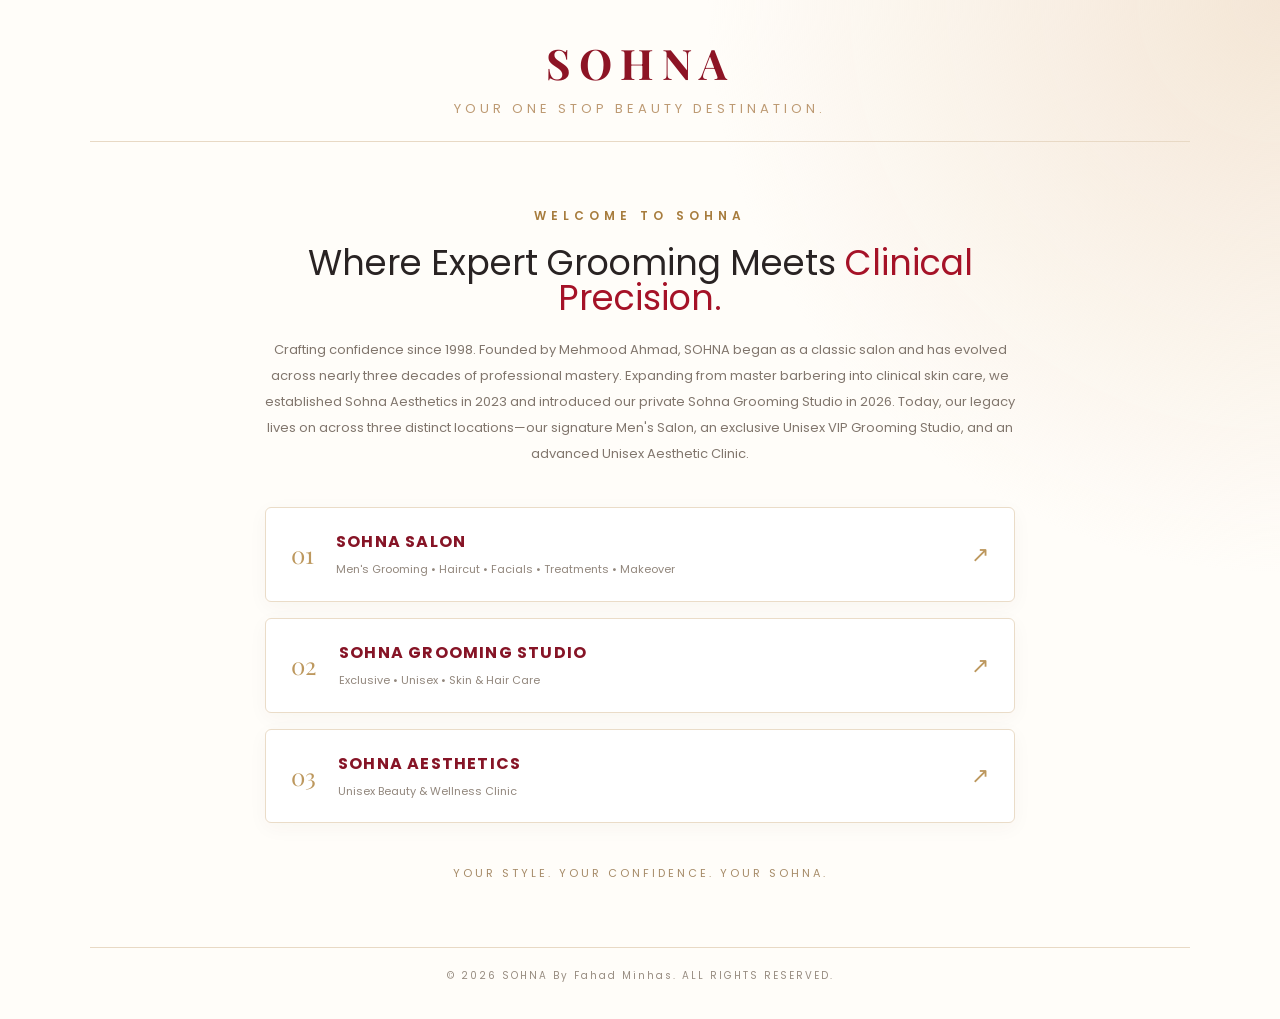
<file: index.html>
<!DOCTYPE html>
<html lang="en">

<head>
    <meta charset="UTF-8">
    <meta name="viewport" content="width=device-width, initial-scale=1.0">

    <title>SOHNA | Your One Stop Beauty Destination</title>

    <link rel="stylesheet" href="./welcome.css">

    <link href="https://fonts.googleapis.com/css2?family=Playfair+Display:wght@500;600;700&family=Poppins:wght@300;400;500;600&display=swap" rel="stylesheet">

</head>

<body>

    <div class="welcome-container">

        <!-- HEADER -->

        <header class="header">

            <h2>SOHNA</h2>

            <p>YOUR ONE STOP BEAUTY DESTINATION.</p>

        </header>


        <!-- MAIN CONTENT -->

        <main class="welcome-content">

            <p class="top-text">WELCOME TO SOHNA</p>

            <h1>
                Where Expert Grooming
                Meets <span>Clinical Precision.</span>
            </h1>


            <!-- ABOUT -->

            <p class="description">

                Crafting confidence since 1998.
                Founded by Mehmood Ahmad, SOHNA began as a classic
                salon and has evolved across nearly three decades
                of professional mastery.

                Expanding from master barbering into clinical skin
                care, we established Sohna Aesthetics in 2023 and
                introduced our private Sohna Grooming Studio in 2026.

                Today, our legacy lives on across three distinct
                locations—our signature Men's Salon, an exclusive
                Unisex VIP Grooming Studio, and an advanced
                Unisex Aesthetic Clinic.

            </p>


            <!-- WEBSITE CARDS -->

            <div class="website-buttons">

                <a href="./salon.html" class="site-button">

                    <span>01</span>

                    <div>
                        <h3>SOHNA SALON</h3>

                        <p>
                            Men's Grooming • Haircut • Facials •
                            Treatments • Makeover
                        </p>
                    </div>

                    <b>↗</b>

                </a>


                <a href="./sohna-grooming-studio.html" class="site-button">

                    <span>02</span>

                    <div>
                        <h3>SOHNA GROOMING STUDIO</h3>

                        <p>
                            Exclusive • Unisex • Skin & Hair Care
                        </p>
                    </div>

                    <b>↗</b>

                </a>


                <a href="./aesthetics.html" class="site-button">

                    <span>03</span>

                    <div>
                        <h3>SOHNA AESTHETICS</h3>

                        <p>
                            Unisex Beauty & Wellness Clinic
                        </p>
                    </div>

                    <b>↗</b>

                </a>

            </div>


            <!-- BOTTOM TEXT -->

            <p class="bottom-text">
                YOUR STYLE. YOUR CONFIDENCE. YOUR SOHNA.
            </p>

        </main>


        <!-- FOOTER -->

        <footer>

            © 2026 SOHNA By Fahad Minhas. ALL RIGHTS RESERVED.

        </footer>

    </div>

</body>

</html>
</file>
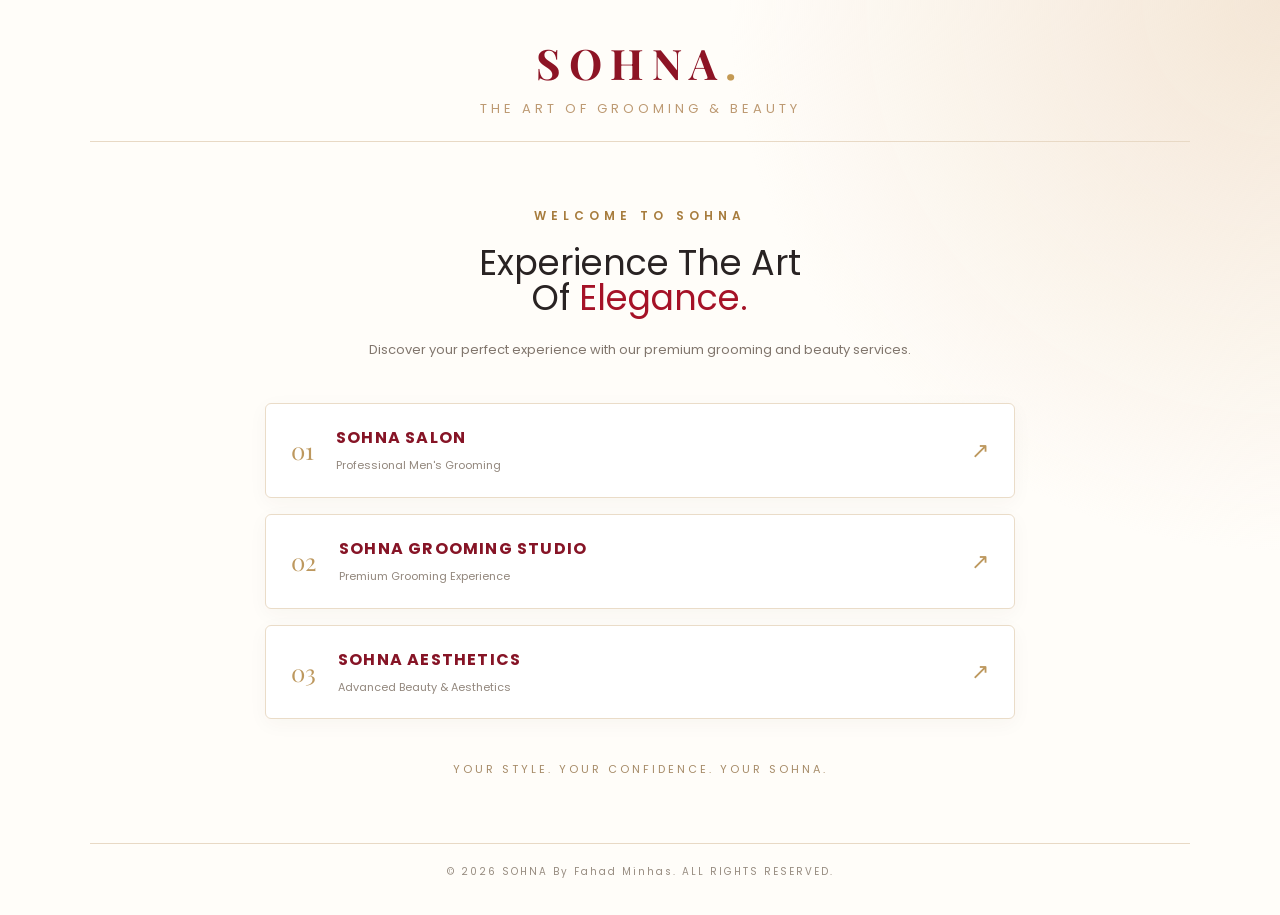
<file: welcome.html>
<!DOCTYPE html>
<html lang="en">
<head>
    <meta charset="UTF-8">
    <meta name="viewport" content="width=device-width, initial-scale=1.0">
    <title>SOHNA | Welcome</title>
    <link rel="stylesheet" href="./welcome.css">
    <link href="https://fonts.googleapis.com/css2?family=Playfair+Display:wght@500;600;700&family=Poppins:wght@300;400;500;600&display=swap" rel="stylesheet">
</head>
<body>

    <div class="welcome-container">

        <header class="header">
            <h2>SOHNA<span>.</span></h2>
            <p>THE ART OF GROOMING & BEAUTY</p>
        </header>

        <main class="welcome-content">

            <p class="top-text">WELCOME TO SOHNA</p>

            <h1>Experience The Art<br>
                Of <span>Elegance.</span>
            </h1>

            <p class="description">
                Discover your perfect experience with our
                premium grooming and beauty services.
            </p>

            <div class="website-buttons">

                <a href="./salon.html" class="site-button">
                    <span>01</span>
                    <div>
                        <h3>SOHNA SALON</h3>
                        <p>Professional Men's Grooming</p>
                    </div>
                    <b>↗</b>
                </a>

                <a href="./sohna-grooming-studio.html" class="site-button">
                    <span>02</span>
                    <div>
                        <h3>SOHNA GROOMING STUDIO</h3>
                        <p>Premium Grooming Experience</p>
                    </div>
                    <b>↗</b>
                </a>

                <a href="./aesthetics.html" class="site-button">
                    <span>03</span>
                    <div>
                        <h3>SOHNA AESTHETICS</h3>
                        <p>Advanced Beauty & Aesthetics</p>
                    </div>
                    <b>↗</b>
                </a>

            </div>

            <p class="bottom-text">YOUR STYLE. YOUR CONFIDENCE. YOUR SOHNA.</p>

        </main>

        <footer>
            © 2026 SOHNA By Fahad Minhas. ALL RIGHTS RESERVED.
        </footer>

    </div>

</body>
</html>
</file>
<file: welcome.css>
@import url('https://fonts.googleapis.com/css2?family=Playfair+Display:wght@500;600;700&family=Poppins:wght@300;400;500;600&display=swap');

* {
    margin: 0;
    padding: 0;
    box-sizing: border-box;
}

body {
    font-family: 'Poppins', sans-serif;
    background: #f8f6f2;
    color: #292323;
}

.welcome-container {
    min-height: 100vh;
    padding: 35px 7%;
    display: flex;
    flex-direction: column;
    background:
        radial-gradient(circle at top right, #f4e6d6 0, transparent 35%),
        #fffdf9;
}

/* HEADER */

.header {
    text-align: center;
    border-bottom: 1px solid #e8d9c5;
    padding-bottom: 22px;
}

.header h2 {
    font-family: 'Playfair Display', serif;
    font-size: 42px;
    letter-spacing: 8px;
    color: #8d1425;
}

.header h2 span {
    color: #c49a54;
}

.header p {
    font-size: 13px;
    letter-spacing: 4px;
    color: #bd9a73;
    margin-top: 8px;
}

/* MAIN CONTENT */

.welcome-content {
    width: 100%;
    max-width: 850px;
    margin: auto;
    text-align: center;
    padding: 65px 0;
}

.top-text {
    color: #a77c3d;
    letter-spacing: 5px;
    font-size: 12px;
    font-weight: 600;
    margin-bottom: 20px;
}

/* MAIN HEADING */

.welcome-content h1 {
    /* font-family: 'Playfair Display', serif; */
    font-size: clamp(19px, 5vw, 35px);
    line-height: 1;
    color: #292323;
    font-weight: 400;
    max-width: 800px;
    margin: 0 auto;
}

.welcome-content h1 span {
    color: #a51227;
}

/* DESCRIPTION */

.description {
    max-width: 750px;
    margin: 22px auto 40px;
    color: #81766d;
    font-size: 13px;
    line-height: 2;
    font-weight: 400;
}

/* WEBSITE CARDS */

.website-buttons {
    display: flex;
    flex-direction: column;
    gap: 16px;
    max-width: 750px;
    margin: 0 auto;
}

.site-button {
    display: flex;
    align-items: center;
    gap: 22px;
    text-align: left;
    padding: 21px 25px;
    background: #fff;
    border: 1px solid #eadcc8;
    border-radius: 6px;
    text-decoration: none;
    color: #292323;
    box-shadow: 0 5px 20px rgba(70, 40, 25, 0.04);
    transition: all 0.3s ease;
}

.site-button > span {
    font-family: 'Playfair Display', serif;
    font-size: 24px;
    color: #bd985e;
}

.site-button div {
    flex: 1;
}

.site-button h3 {
    /* font-family: 'Playfair Display', serif; */
    font-size: 16px;
    letter-spacing: 1.2px;
    color: #861426;
}

.site-button p {
    font-size: 11px;
    color: #92877d;
    margin-top: 6px;
    line-height: 1.8;
}

.site-button b {
    font-size: 22px;
    font-weight: 400;
    color: #bd985e;
    transition: 0.3s ease;
}

/* CARD HOVER */

.site-button:hover {
    background: #941629;
    border-color: #941629;
    transform: translateY(-3px);
    box-shadow: 0 10px 25px rgba(148, 22, 41, 0.15);
}

.site-button:hover h3,
.site-button:hover p,
.site-button:hover > span,
.site-button:hover b {
    color: #fff;
}

.site-button:hover b {
    transform: translate(3px, -3px);
}

/* BOTTOM TEXT */

.bottom-text {
    margin-top: 42px;
    font-size: 11px;
    letter-spacing: 3px;
    color: #a68b68;
}

/* FOOTER */

footer {
    text-align: center;
    border-top: 1px solid #e8d9c5;
    padding-top: 20px;
    color: #978c80;
    font-size: 10px;
    letter-spacing: 2px;
}

/* TABLET */

@media (max-width: 768px) {

    .welcome-container {
        padding: 30px 5%;
    }

    .welcome-content {
        padding: 55px 0;
    }

    .welcome-content h1 {
        font-size: 20px;
    }

}

/* MOBILE */

@media (max-width: 600px) {

    .welcome-container {
        padding: 25px 6%;
    }

    .header h2 {
        font-size: 35px;
        letter-spacing: 1px;
    }

    .header p {
        font-size: 9px;
        letter-spacing: 2.5px;
    }

    .welcome-content {
        padding: 45px 0;
    }

    .top-text {
        font-size: 10px;
        letter-spacing: 3px;
    }

    .welcome-content h1 {
        font-size: 20px;
        line-height: 0.6;
    }

    .description {
        margin: 20px auto 30px;
        font-size: 12px;
        line-height: 1.9;
    }

    .site-button {
        padding: 17px 14px;
        gap: 12px;
        border-radius: 5px;
    }

    .site-button > span {
        font-size: 20px;
    }

    .site-button h3 {
        font-size: 12px;
        letter-spacing: 0.6px;
    }

    .site-button p {
        font-size: 10px;
        line-height: 1.7;
    }

    .site-button b {
        font-size: 19px;
    }

    .bottom-text {
        font-size: 9px;
        letter-spacing: 2px;
        line-height: 1.8;
    }

    footer {
        font-size: 8px;
        letter-spacing: 1px;
        line-height: 1.8;
    }

}

/* SMALL MOBILE */

@media (max-width: 360px) {

    .welcome-content h1 {
        font-size: 20px;
    }

    .description {
        font-size: 11px;
    }

    .site-button {
        gap: 9px;
        padding: 15px 10px;
    }

    .site-button h3 {
        font-size: 10px;
    }

    .site-button p {
        font-size: 9px;
    }

}
</file>
